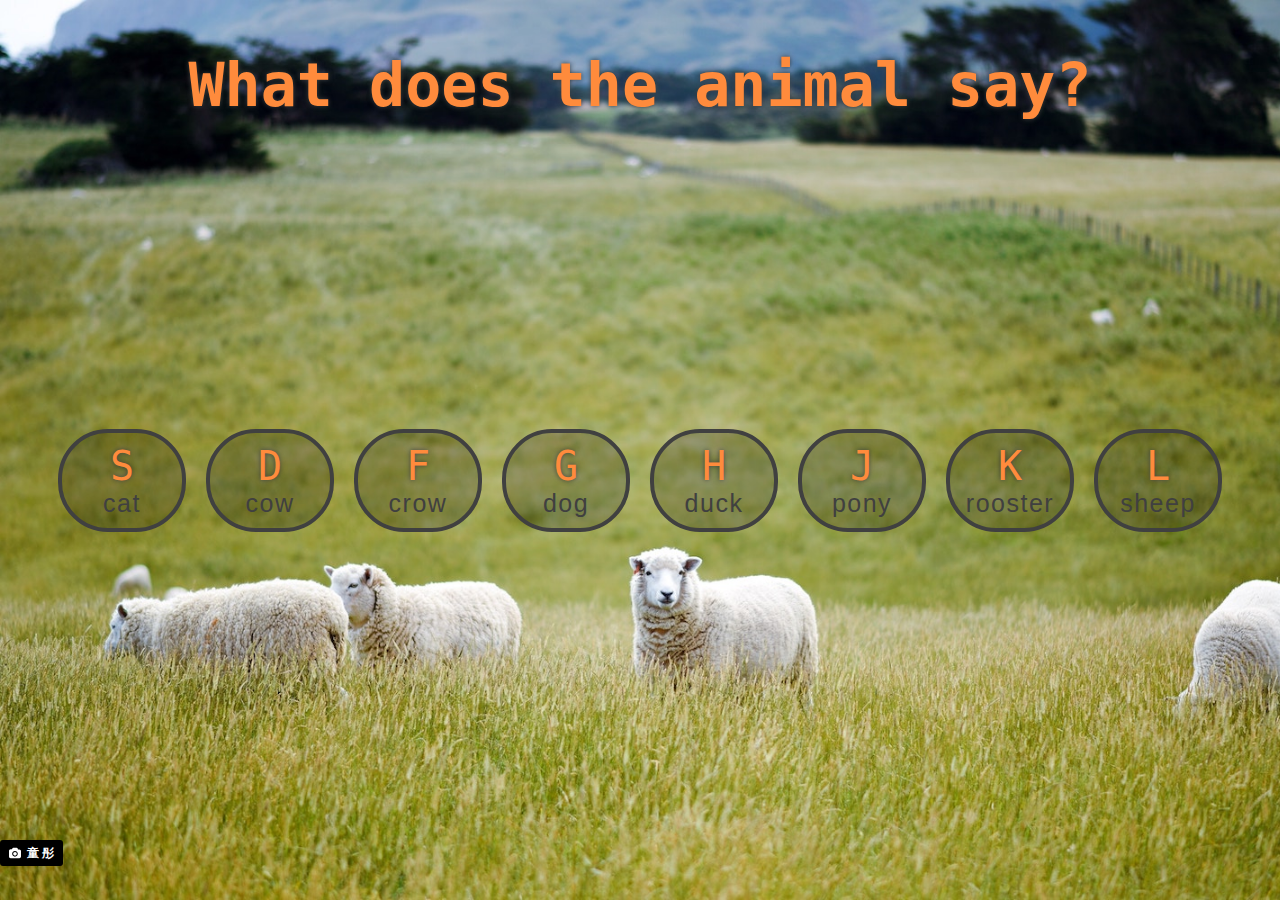
<file: 01_animal_sounds/index.html>
<!DOCTYPE html>
<html lang="en">
<head>
  <meta charset="UTF-8">
  <title>JS Animal Noises</title>
  <link rel="stylesheet" href="style.css">
</head>
<body>

  <h1>What does the animal say?</h1>

  <div class="keys">
    <div data-key="83" class="key">
      <kbd>S</kbd>
      <span class="sound">cat</span>
    </div>
    <div data-key="68" class="key">
      <kbd>D</kbd>
      <span class="sound">cow</span>
    </div>
    <div data-key="70" class="key">
      <kbd>F</kbd>
      <span class="sound">crow</span>
    </div>
    <div data-key="71" class="key">
      <kbd>G</kbd>
      <span class="sound">dog</span>
    </div>
    <div data-key="72" class="key">
      <kbd>H</kbd>
      <span class="sound">duck</span>
    </div>
    <div data-key="74" class="key">
      <kbd>J</kbd>
      <span class="sound">pony</span>
    </div>
    <div data-key="75" class="key">
      <kbd>K</kbd>
      <span class="sound">rooster</span>
    </div>
    <div data-key="76" class="key">
      <kbd>L</kbd>
      <span class="sound">sheep</span>
    </div>
  </div>

  <audio data-key="83" src="sounds/cat.wav"></audio>
  <audio data-key="68" src="sounds/cow.wav"></audio>
  <audio data-key="70" src="sounds/crow.wav"></audio>
  <audio data-key="71" src="sounds/dog.wav"></audio>
  <audio data-key="72" src="sounds/duck.wav"></audio>
  <audio data-key="74" src="sounds/pony.wav"></audio>
  <audio data-key="75" src="sounds/rooster.wav"></audio>
  <audio data-key="76" src="sounds/sheep.wav"></audio>

<a style="background-color:black;color:white;text-decoration:none;padding:4px 6px;font-family:-apple-system, BlinkMacSystemFont, &quot;San Francisco&quot;, &quot;Helvetica Neue&quot;, Helvetica, Ubuntu, Roboto, Noto, &quot;Segoe UI&quot;, Arial, sans-serif;font-size:12px;font-weight:bold;line-height:1.2;display:inline-block;border-radius:3px;" href="https://unsplash.com/@liz99?utm_medium=referral&amp;utm_campaign=photographer-credit&amp;utm_content=creditBadge" target="_blank" rel="noopener noreferrer" title="Download free do whatever you want high-resolution photos from 童 彤"><span style="display:inline-block;padding:2px 3px;"><svg xmlns="http://www.w3.org/2000/svg" style="height:12px;width:auto;position:relative;vertical-align:middle;top:-1px;fill:white;" viewBox="0 0 32 32"><title>unsplash-logo</title><path d="M20.8 18.1c0 2.7-2.2 4.8-4.8 4.8s-4.8-2.1-4.8-4.8c0-2.7 2.2-4.8 4.8-4.8 2.7.1 4.8 2.2 4.8 4.8zm11.2-7.4v14.9c0 2.3-1.9 4.3-4.3 4.3h-23.4c-2.4 0-4.3-1.9-4.3-4.3v-15c0-2.3 1.9-4.3 4.3-4.3h3.7l.8-2.3c.4-1.1 1.7-2 2.9-2h8.6c1.2 0 2.5.9 2.9 2l.8 2.4h3.7c2.4 0 4.3 1.9 4.3 4.3zm-8.6 7.5c0-4.1-3.3-7.5-7.5-7.5-4.1 0-7.5 3.4-7.5 7.5s3.3 7.5 7.5 7.5c4.2-.1 7.5-3.4 7.5-7.5z"></path></svg></span><span style="display:inline-block;padding:2px 3px;">童 彤</span></a>
<script src="script.js"></script>
</body>
</html>
</file>
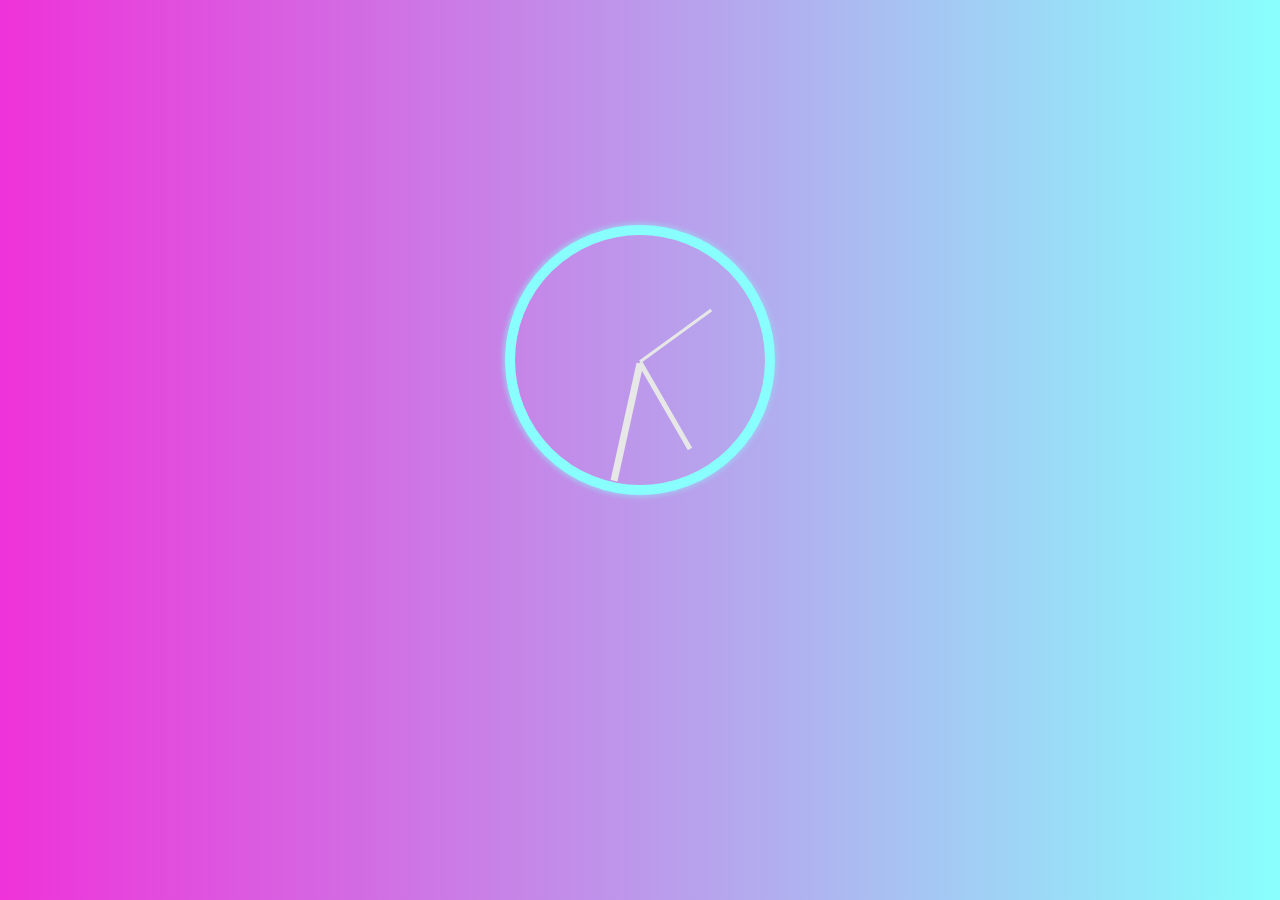
<file: 02_clock/index.html>
<!DOCTYPE html>
<html lang="en">
<head>
  <meta charset="UTF-8">
  <meta name="viewport" content="width=device-width, initial-scale=1.0">
  <meta http-equiv="X-UA-Compatible" content="ie=edge">
  <link rel="stylesheet" href="style.css">
  <title>Time please</title>
</head>
<body>

  <div class="clock">
    <div class="hand hour"></div>
    <div class="hand minute"></div>
    <div class="hand second"></div>
  </div>

<script src="script.js"></script>
</body>
</html>
</file>
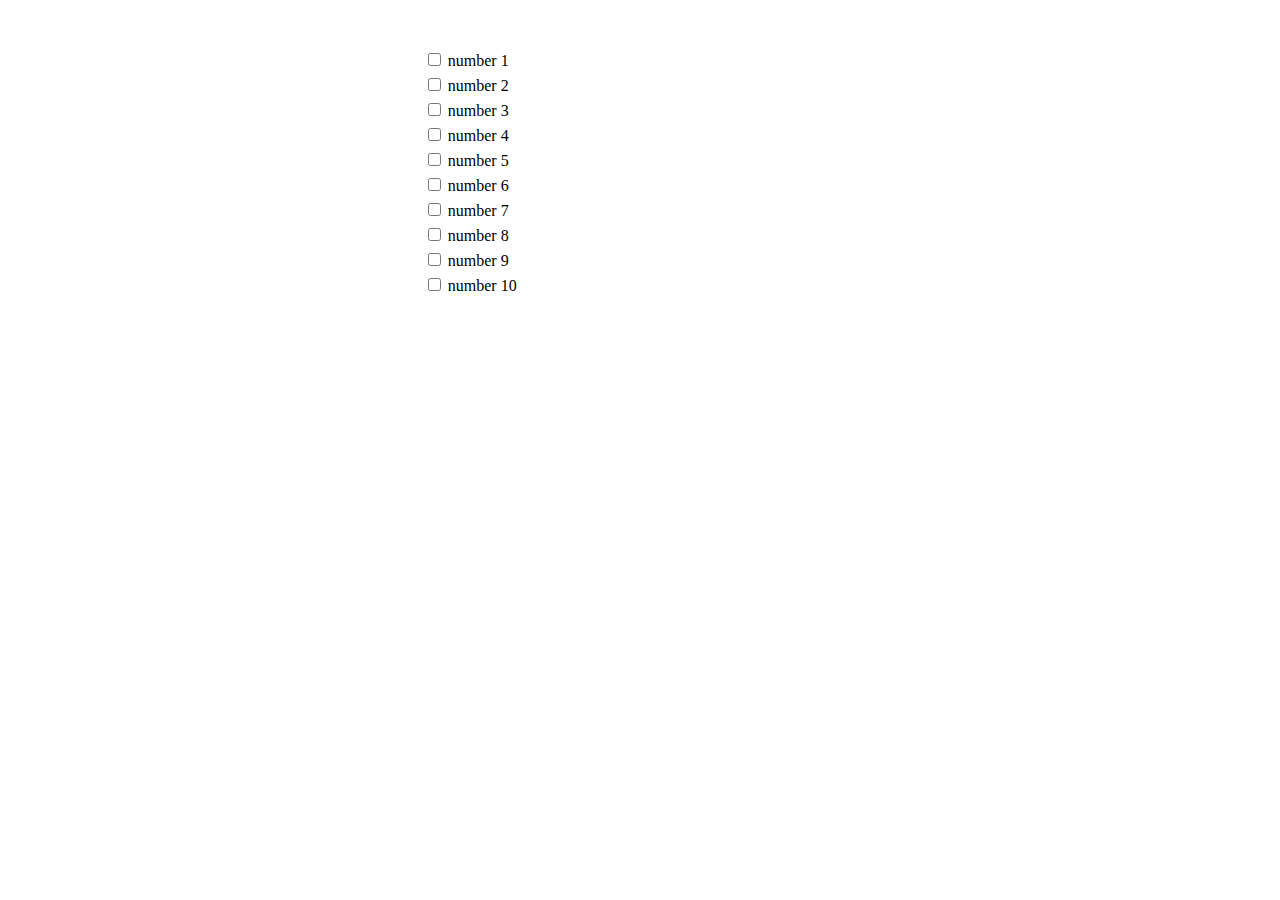
<file: 10_checkboxes/index.html>
<!DOCTYPE html>
<html lang="en" dir="ltr">
  <head>
    <meta charset="utf-8">
    <link rel="stylesheet" href="style.css">
    <title>check boxes</title>
  </head>
  <body>
    <div class="list">
      <div class="item">
        <input type="checkbox">
        <p>number 1</p>
      </div>
      <div class="item">
        <input type="checkbox">
        <p>number 2</p>
      </div>
      <div class="item">
        <input type="checkbox">
        <p>number 3</p>
      </div>
      <div class="item">
        <input type="checkbox">
        <p>number 4</p>
      </div>
      <div class="item">
        <input type="checkbox">
        <p>number 5</p>
      </div>
      <div class="item">
        <input type="checkbox">
        <p>number 6</p>
      </div>
      <div class="item">
        <input type="checkbox">
        <p>number 7</p>
      </div>
      <div class="item">
        <input type="checkbox">
        <p>number 8</p>
      </div>
      <div class="item">
        <input type="checkbox">
        <p>number 9</p>
      </div>
      <div class="item">
        <input type="checkbox">
        <p>number 10</p>
      </div>
    </div>
  </body>
  <script type="text/javascript" src="script.js"></script>
</html>
</file>
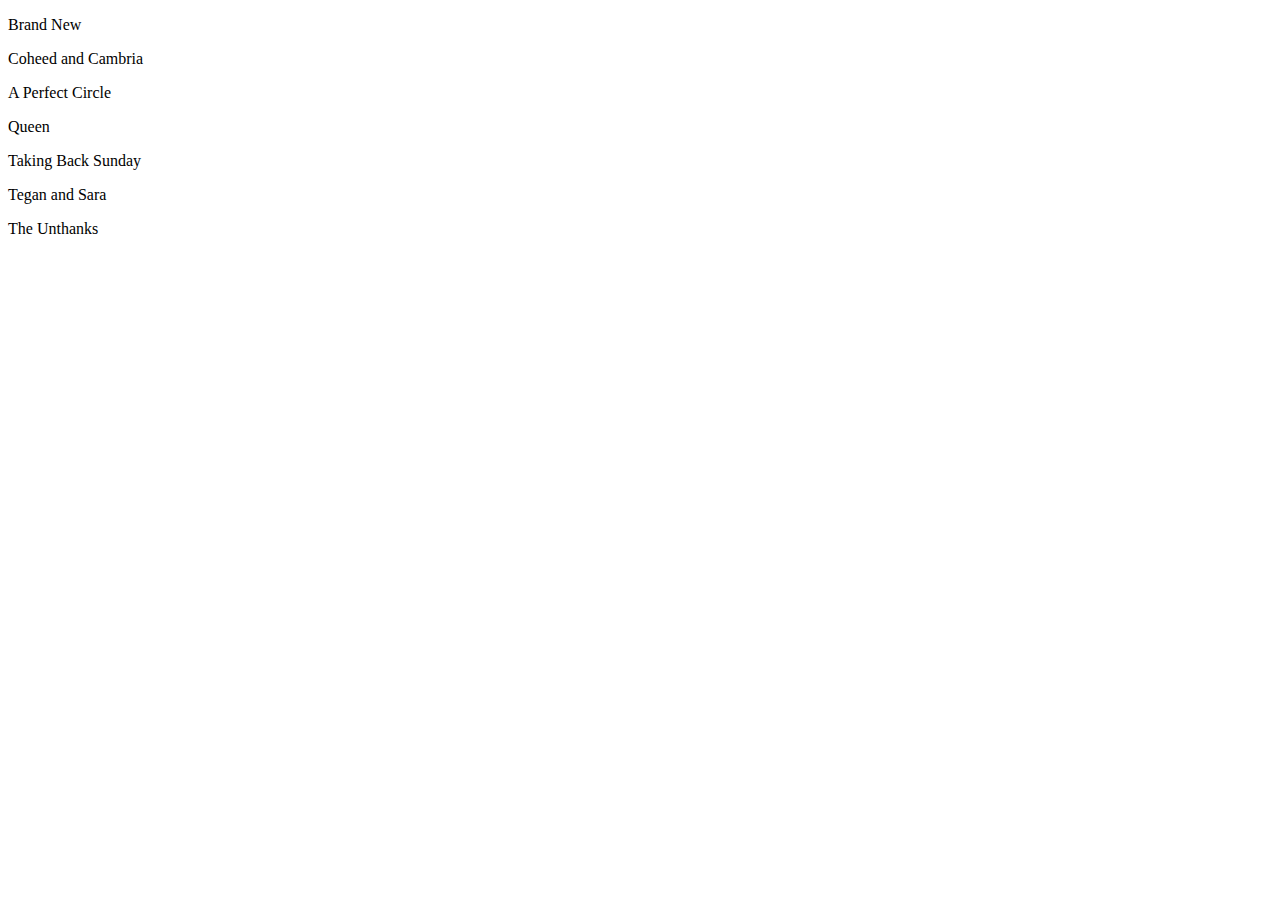
<file: 17_sort/index.html>
<!DOCTYPE html>
<html lang="en" dir="ltr">
  <head>
    <meta charset="utf-8">
    <title>sorted</title>
  </head>
  <body>
    <p>Taking Back Sunday</p>
    <p>A Perfect Circle</p>
    <p>Coheed and Cambria</p>
    <p>The Unthanks</p>
    <p>Queen</p>
    <p>Tegan and Sara</p>
    <p>Brand New</p>
  </body>
  <script type="text/javascript" src='script.js'></script>
</html>
</file>
<file: 01_animal_sounds/style.css>
html {
  font-size: 10px;
  height: 100vh;
  background-image: url("farm.jpg");
  background-size: cover;
}

body {
  margin: 0;
  padding: 0;
  font-family: sans-serif;
}

h1 {
  margin: 0;
  padding: 50px 50px 0 50px;
  font-family: monospace;
  font-size: 6em;
  text-align: center;
  color: #FF8B3C;
  text-shadow: 0 0 .5rem #404040;
}

.keys {
  min-height: 80vh;
  display: flex;
  flex: 1;
  flex-wrap: wrap;
  align-items: center;
  justify-content: center;
}

.key {
  width: 11rem;
  margin: 1rem;
  border: .4rem solid #404040;
  border-radius: 5rem;
  padding: 1rem .5rem;
  background: rgba(0,0,0,0.2);
  font-size: 1.5rem;
  text-align: center;
  color: #FF8B3C;
  transition: all .2s ease;
}

.playing {
  transform: scale(1.1);
  border-color: #FF8B3C;
  box-shadow: 0 0 1rem #FF8B3C;
}

kbd {
  display: block;
  font-size: 4rem;
  text-shadow: 0 0 .5rem #404040;
}

.sound {
  font-size: 2.5rem;
  letter-spacing: .15rem;
  color: #404040;
}
</file>
<file: 02_clock/style.css>
html {
  background: #ef32d9; /* fallback for old browsers */
  background: -webkit-linear-gradient(to right, #ef32d9, #89fffd); /* Chrome 10-25, Safari 5.1-6 */
  background: linear-gradient(to right, #ef32d9, #89fffd); /* W3C, IE 10+/ Edge, Firefox 16+, Chrome 26+, Opera 12+, Safari 7+ */
  margin: 0;
  padding: 0;
}

.clock {
  position: relative;
  margin: 25vh auto;
  height: 250px;
  width: 250px;
  border: solid 10px #89fffd;
  border-radius: 200px;
  box-shadow: 0 0 5px 2px #A5C7F3;
}

.hand {
  position: absolute;
  top: 50%;
  right: 50%;
  background: #e7e7e7;
  transform-origin: 100%;
  transition: 0.05s cubic-bezier(0.25, 0.1, 0.61, 2.22);
}

.hour {
  height: 7px;
  width: 48%;
}

.minute {
  height: 5px;
  width: 40%;
}

.second {
  height: 3px;
  width: 35%;
}
</file>
<file: 10_checkboxes/style.css>
.list {
  width: 35%;
  margin: 50px auto;
}

.item {
  margin: 5px;
}

p {
  display: inline;
}
</file>
